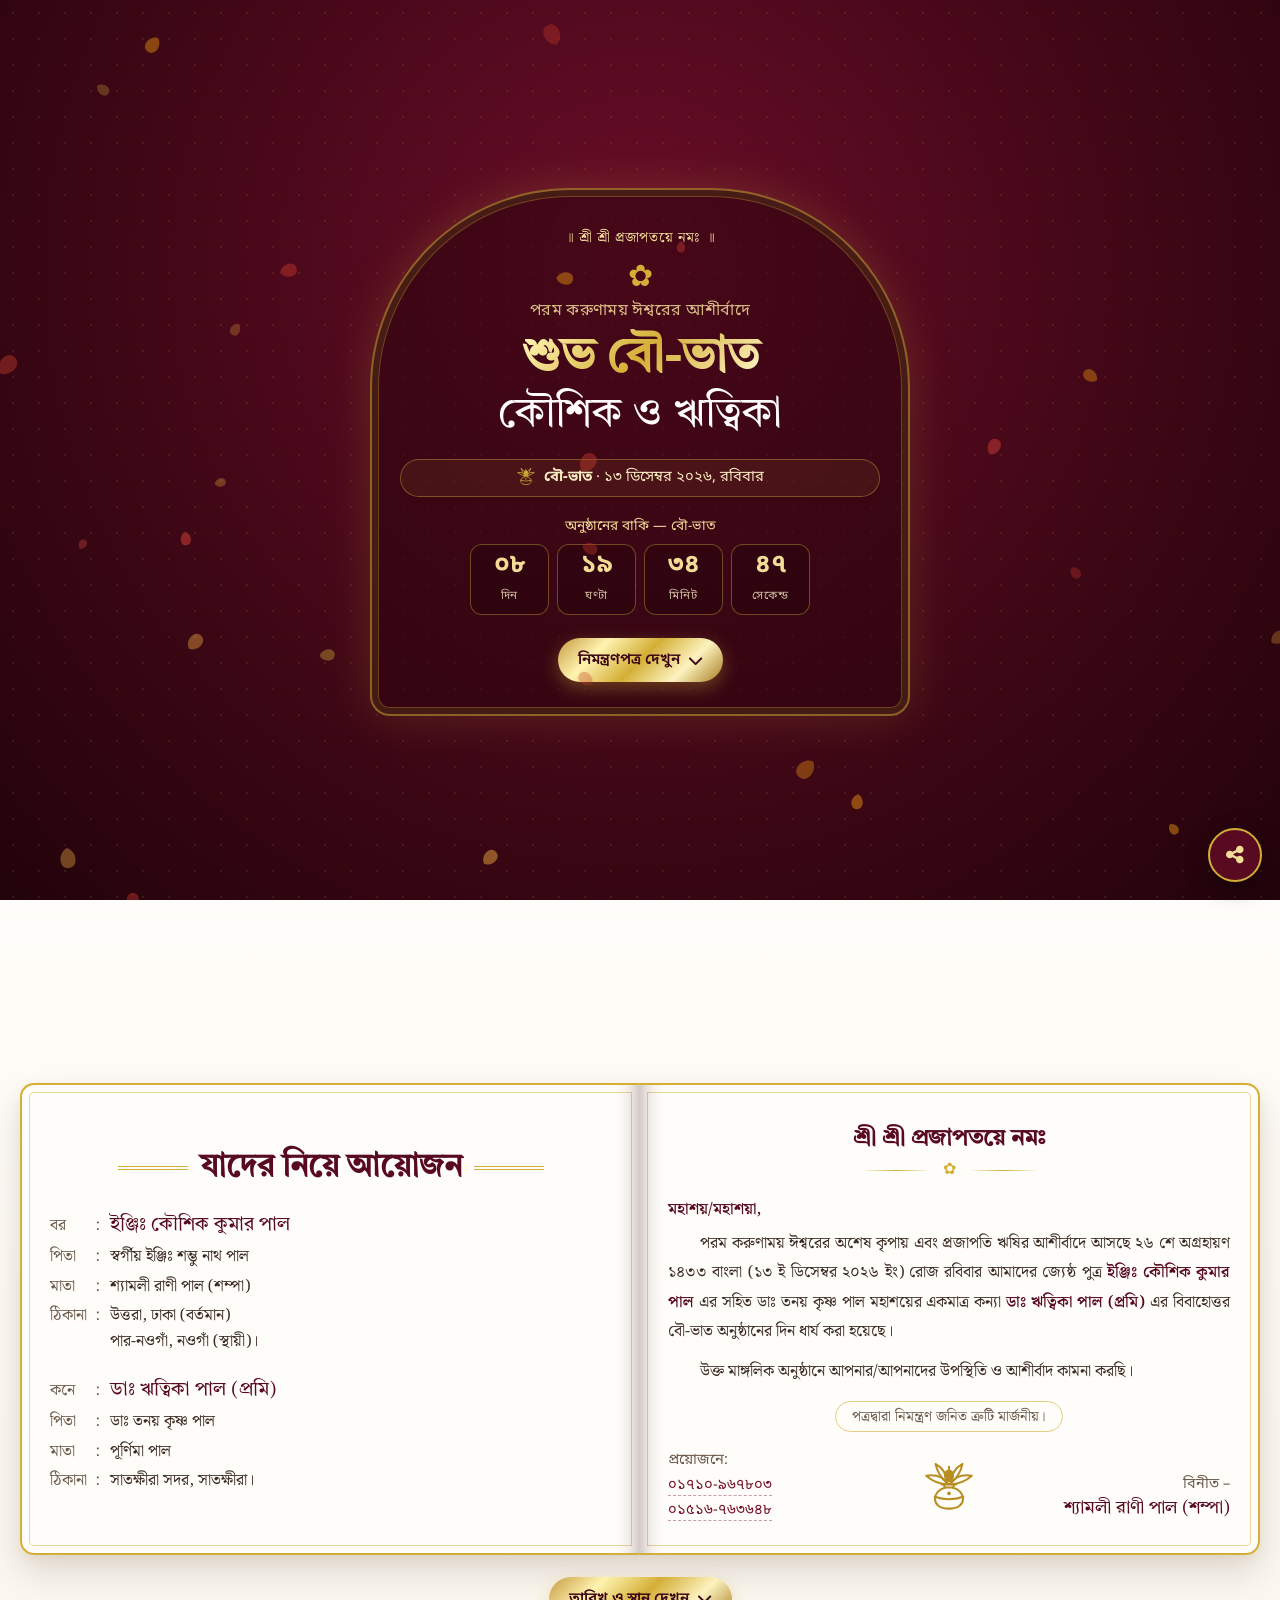
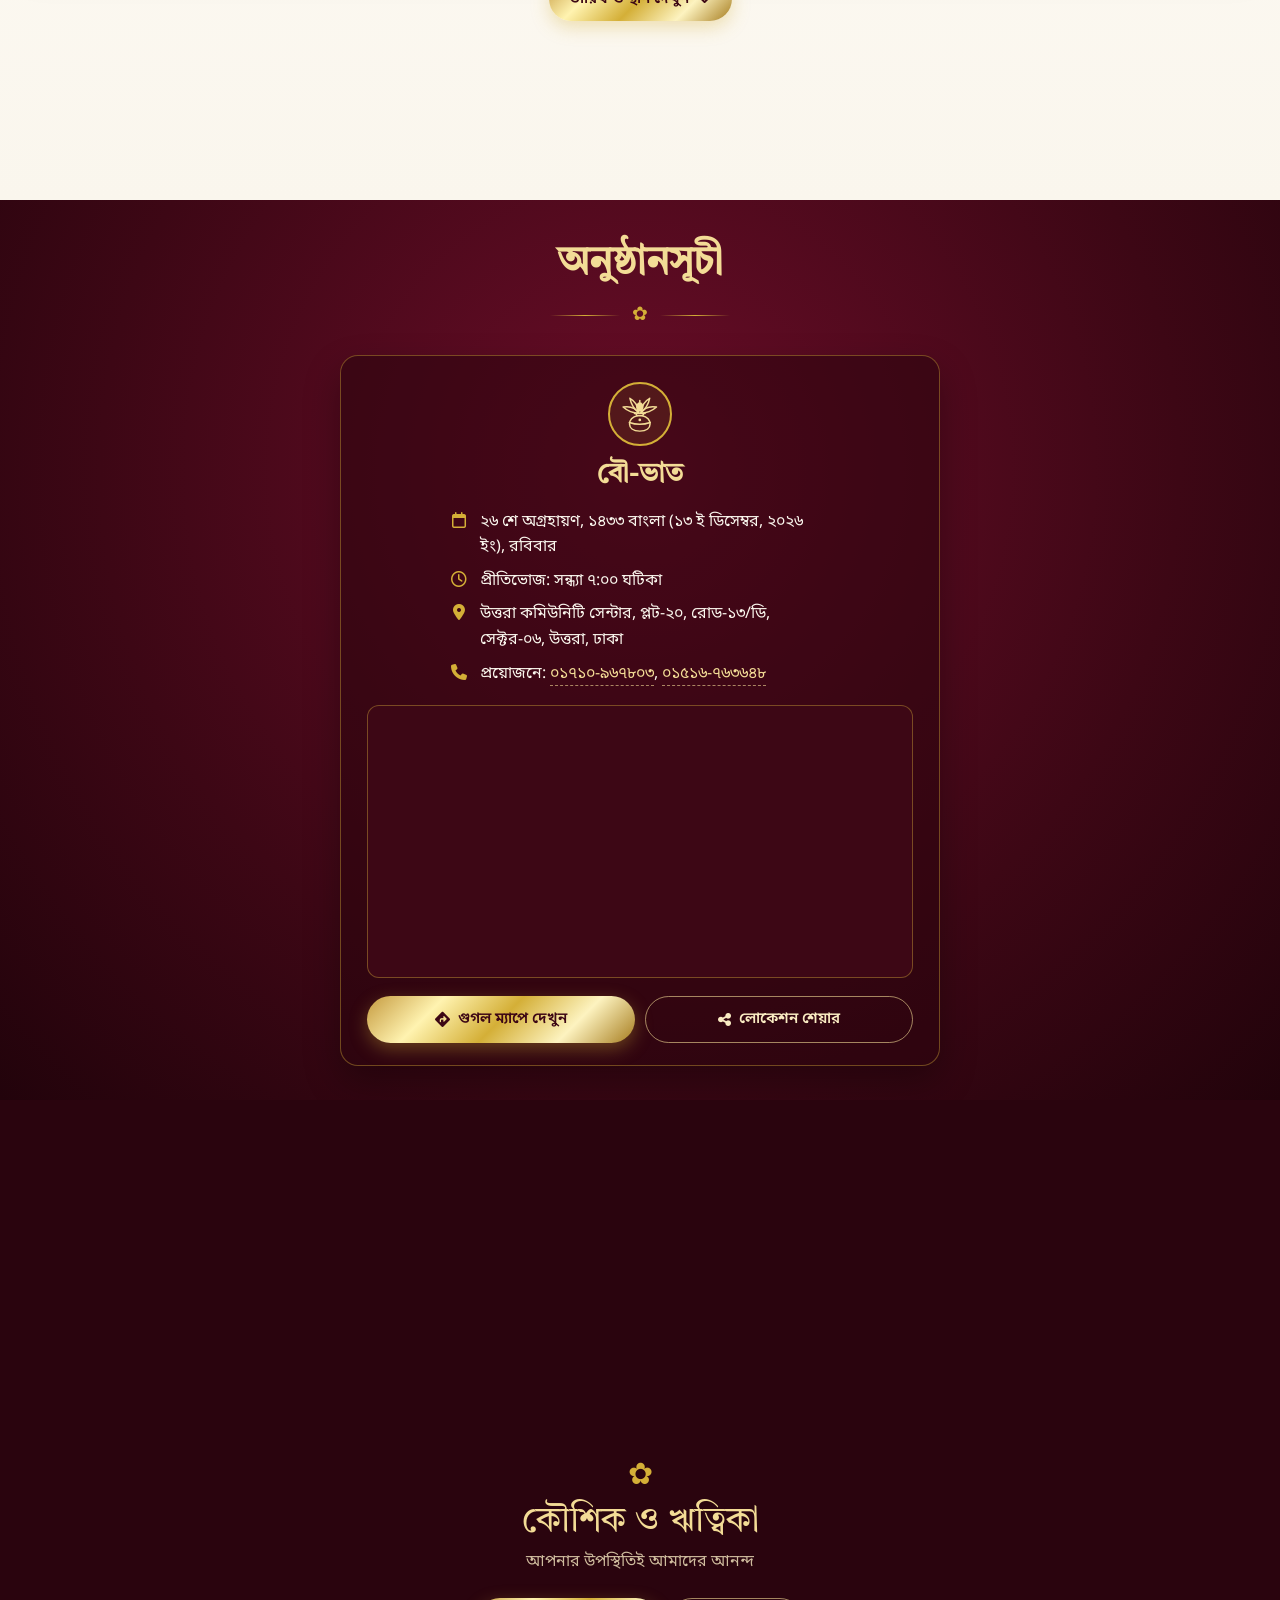
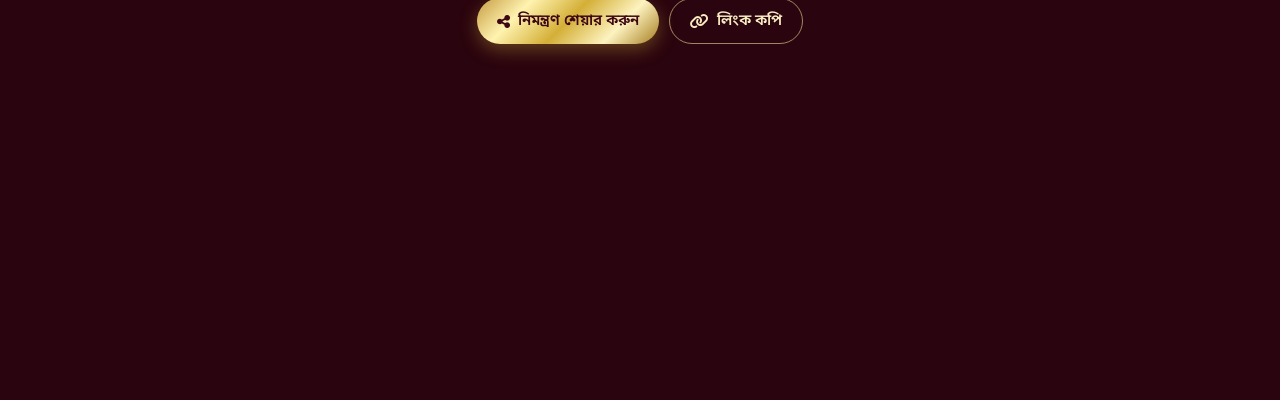
<file: reception/index.html>
<!DOCTYPE html>
<html lang="bn">
<head>
  <meta charset="UTF-8">
  <meta name="viewport" content="width=device-width, initial-scale=1.0">
  <title>কৌশিক ও ঋত্বিকা | শুভ বৌ-ভাত</title>
  <meta name="description" content="বৌ-ভাত: ২৬ শে অগ্রহায়ণ ১৪৩৩ (১৩ ডিসেম্বর ২০২৬), রবিবার · প্রীতিভোজ সন্ধ্যা ৭:০০ · উত্তরা কমিউনিটি সেন্টার, সেক্টর-০৬, উত্তরা, ঢাকা">
  <meta name="robots" content="noindex, nofollow">
  <meta name="theme-color" content="#3D0715">
  <meta property="og:title" content="কৌশিক ও ঋত্বিকা | শুভ বৌ-ভাত">
  <meta property="og:description" content="বৌ-ভাত: ২৬ শে অগ্রহায়ণ ১৪৩৩ (১৩ ডিসেম্বর ২০২৬), রবিবার · প্রীতিভোজ সন্ধ্যা ৭:০০ · উত্তরা কমিউনিটি সেন্টার, সেক্টর-০৬, উত্তরা, ঢাকা">
  <meta property="og:type" content="website">
  <meta property="og:url" content="https://kawshik-ritika.github.io/reception/">
  <meta property="og:site_name" content="কৌশিক ও ঋত্বিকা">
  <meta property="og:locale" content="bn_BD">
  <meta property="og:image" content="https://kawshik-ritika.github.io/assets/og-reception.jpg">
  <meta property="og:image:type" content="image/jpeg">
  <meta property="og:image:width" content="1200">
  <meta property="og:image:height" content="630">
  <meta property="og:image:alt" content="শুভ বৌ-ভাত — কৌশিক ও ঋত্বিকা, ১৩ ডিসেম্বর ২০২৬">
  <meta name="twitter:card" content="summary_large_image">

  <link rel="preconnect" href="https://fonts.googleapis.com">
  <link rel="preconnect" href="https://fonts.gstatic.com" crossorigin>
  <link href="https://fonts.googleapis.com/css2?family=Tiro+Bangla&family=Noto+Sans+Bengali:wght@400;600&family=Noto+Serif+Bengali:wght@400;600&display=swap" rel="stylesheet">
  <link rel="stylesheet" href="https://cdnjs.cloudflare.com/ajax/libs/font-awesome/6.5.1/css/all.min.css" integrity="sha512-DTOQO9RWCH3ppGqcWaEA1BIZOC6xxalwEsw9c2QQeAIftl+Vegovlnee1c9QX4TctnWMn13TZye+giMm8e2LwA==" crossorigin="anonymous" referrerpolicy="no-referrer">
  <link rel="stylesheet" href="../css/style.css">
</head>
<body data-card="reception" data-root="../">
  <canvas id="petals"></canvas>
  <div id="app"></div>
  <script src="../js/config.js"></script>
  <script src="../js/app.js"></script>
</body>
</html>
</file>
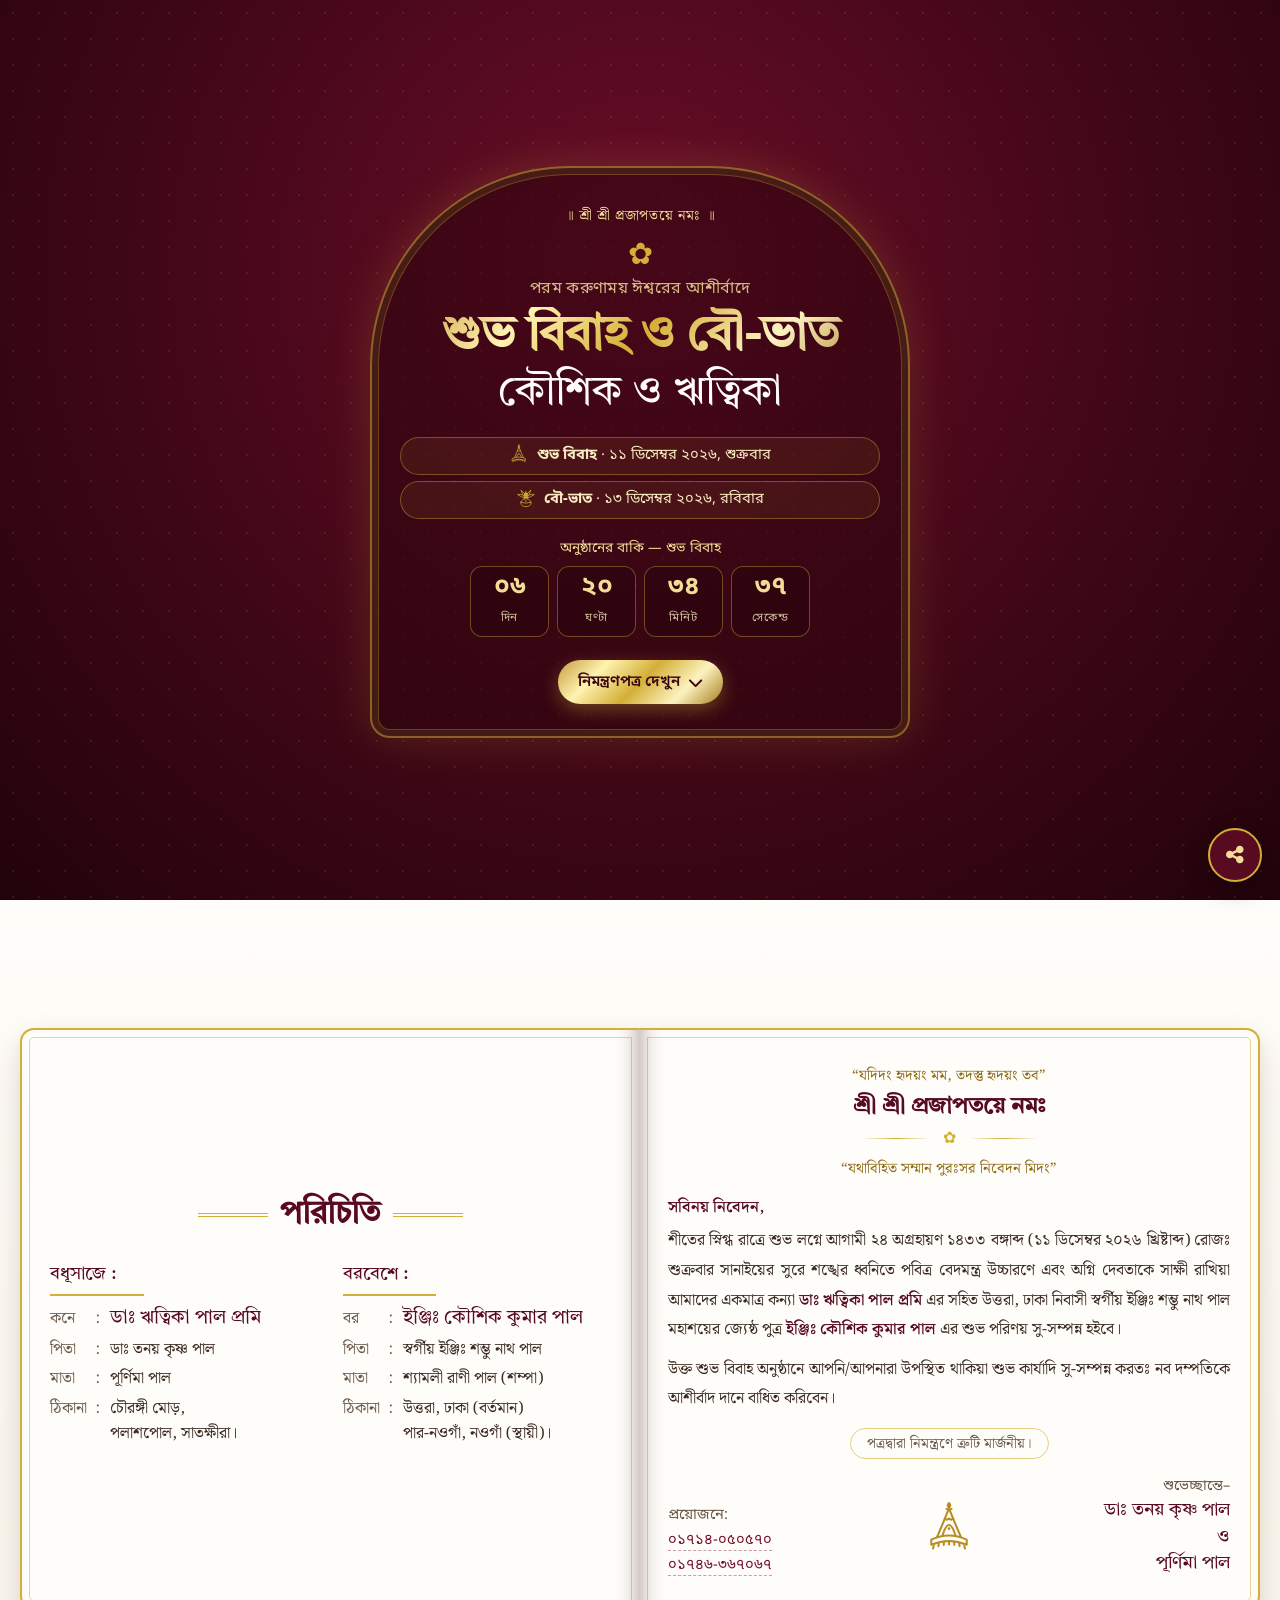
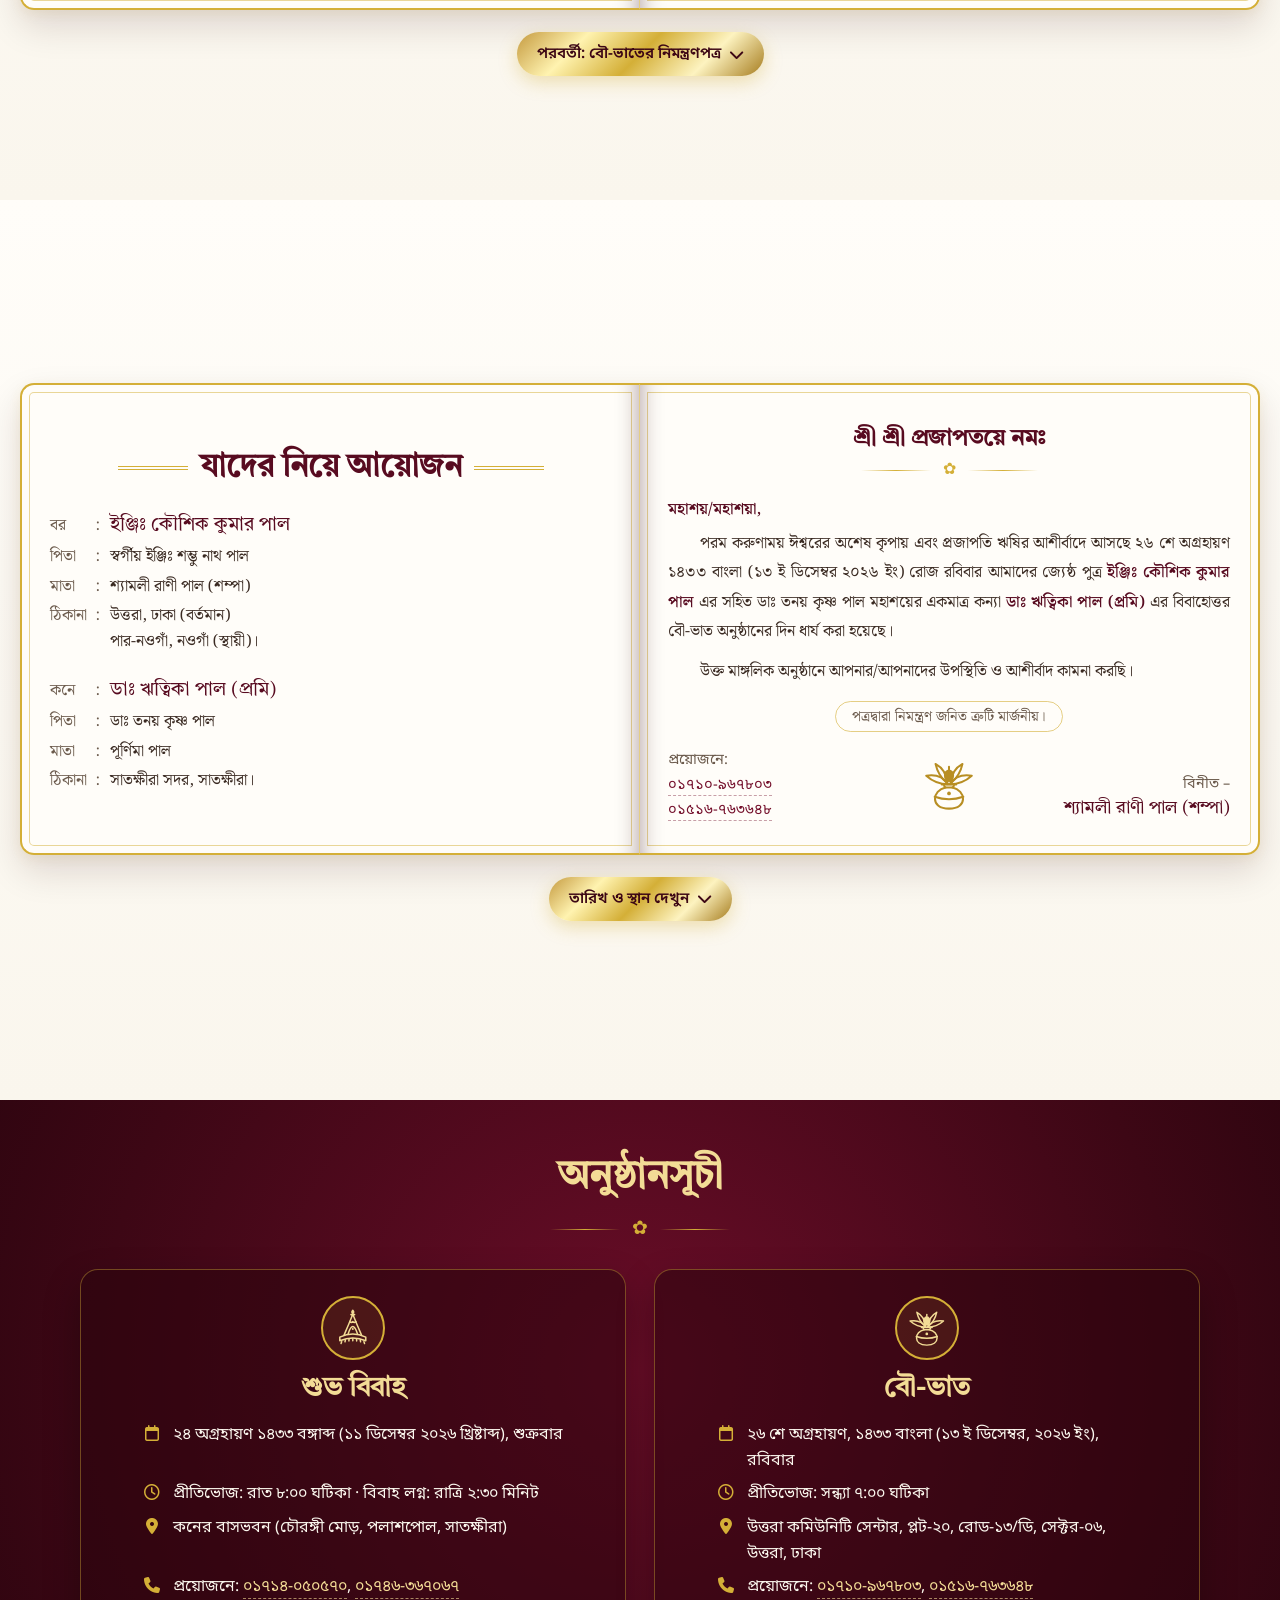
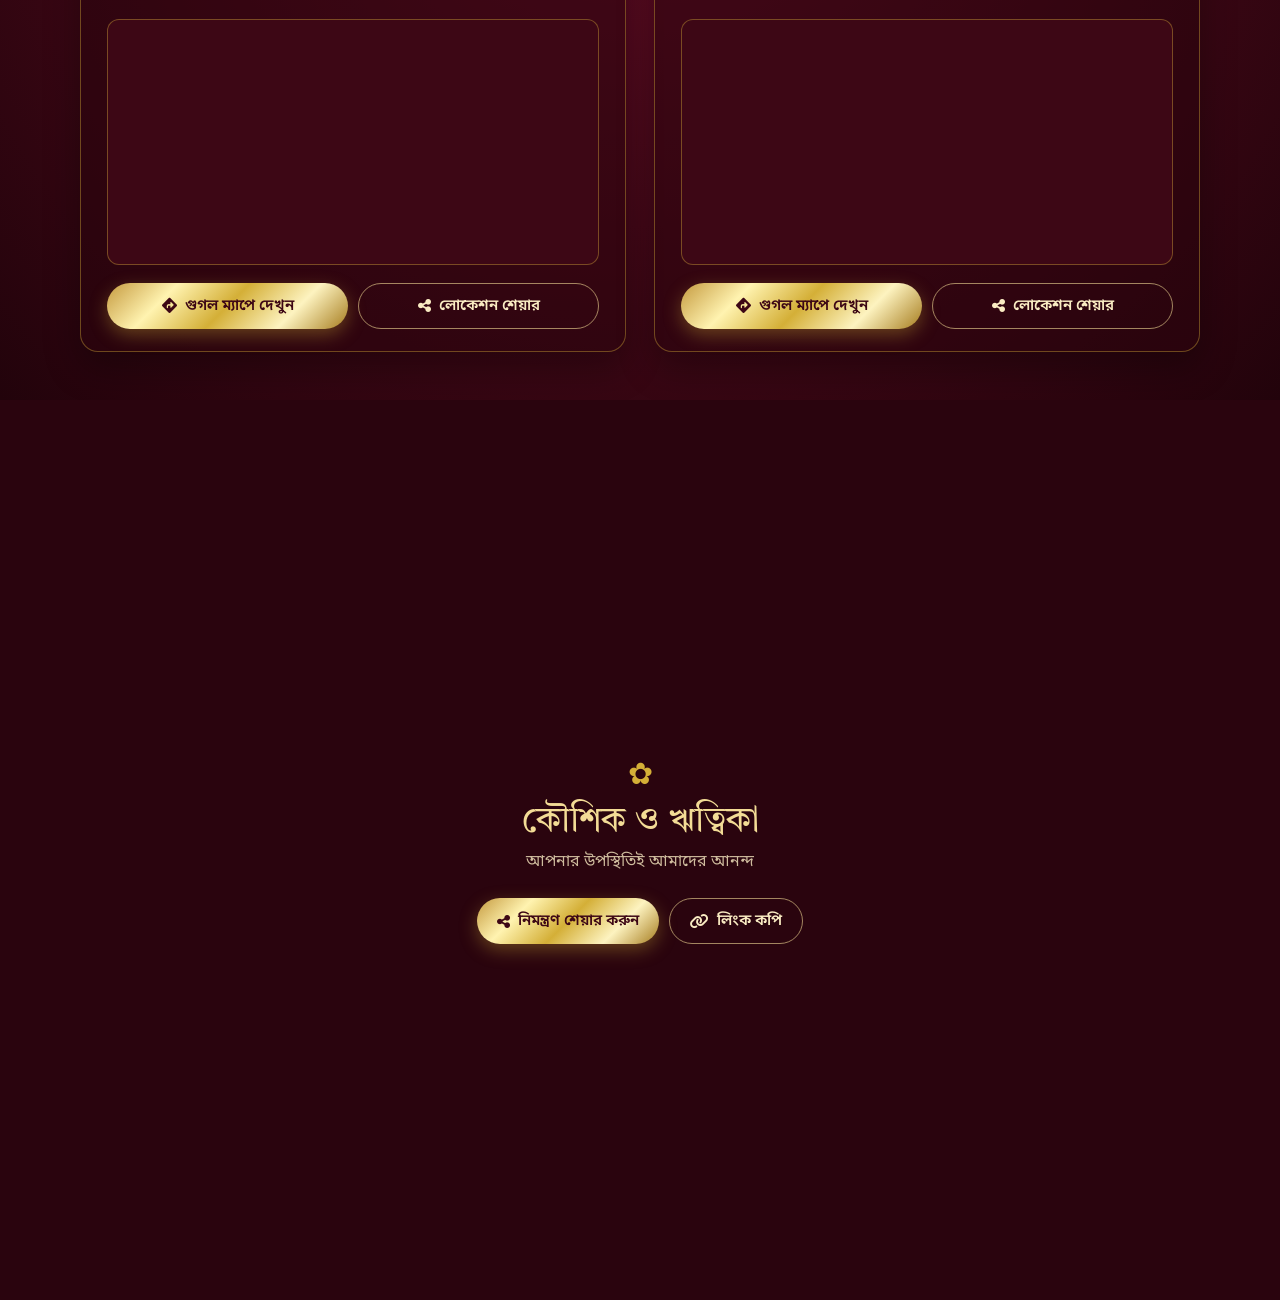
<file: wedding-reception/index.html>
<!DOCTYPE html>
<html lang="bn">
<head>
  <meta charset="UTF-8">
  <meta name="viewport" content="width=device-width, initial-scale=1.0">
  <title>কৌশিক ও ঋত্বিকা | শুভ বিবাহ ও বৌ-ভাত</title>
  <meta name="description" content="শুভ বিবাহ: ২৪ অগ্রহায়ণ ১৪৩৩ (১১ ডিসেম্বর ২০২৬), পলাশপোল, সাতক্ষীরা · বৌ-ভাত: ২৬ অগ্রহায়ণ ১৪৩৩ (১৩ ডিসেম্বর ২০২৬), উত্তরা কমিউনিটি সেন্টার, ঢাকা">
  <meta name="robots" content="noindex, nofollow">
  <meta name="theme-color" content="#3D0715">
  <meta property="og:title" content="কৌশিক ও ঋত্বিকা | শুভ বিবাহ ও বৌ-ভাত">
  <meta property="og:description" content="শুভ বিবাহ: ২৪ অগ্রহায়ণ ১৪৩৩ (১১ ডিসেম্বর ২০২৬), পলাশপোল, সাতক্ষীরা · বৌ-ভাত: ২৬ অগ্রহায়ণ ১৪৩৩ (১৩ ডিসেম্বর ২০২৬), উত্তরা কমিউনিটি সেন্টার, ঢাকা">
  <meta property="og:type" content="website">
  <meta property="og:url" content="https://kawshik-ritika.github.io/wedding-reception/">
  <meta property="og:site_name" content="কৌশিক ও ঋত্বিকা">
  <meta property="og:locale" content="bn_BD">
  <meta property="og:image" content="https://kawshik-ritika.github.io/assets/og-wedding-reception.jpg">
  <meta property="og:image:type" content="image/jpeg">
  <meta property="og:image:width" content="1200">
  <meta property="og:image:height" content="630">
  <meta property="og:image:alt" content="শুভ বিবাহ ও বৌ-ভাত — কৌশিক ও ঋত্বিকা, ১১ ও ১৩ ডিসেম্বর ২০২৬">
  <meta name="twitter:card" content="summary_large_image">

  <link rel="preconnect" href="https://fonts.googleapis.com">
  <link rel="preconnect" href="https://fonts.gstatic.com" crossorigin>
  <link href="https://fonts.googleapis.com/css2?family=Tiro+Bangla&family=Noto+Sans+Bengali:wght@400;600&family=Noto+Serif+Bengali:wght@400;600&display=swap" rel="stylesheet">
  <link rel="stylesheet" href="https://cdnjs.cloudflare.com/ajax/libs/font-awesome/6.5.1/css/all.min.css" integrity="sha512-DTOQO9RWCH3ppGqcWaEA1BIZOC6xxalwEsw9c2QQeAIftl+Vegovlnee1c9QX4TctnWMn13TZye+giMm8e2LwA==" crossorigin="anonymous" referrerpolicy="no-referrer">
  <link rel="stylesheet" href="../css/style.css">
</head>
<body data-card="wedding-reception" data-root="../">
  <canvas id="petals"></canvas>
  <div id="app"></div>
  <script src="../js/config.js"></script>
  <script src="../js/app.js"></script>
</body>
</html>
</file>
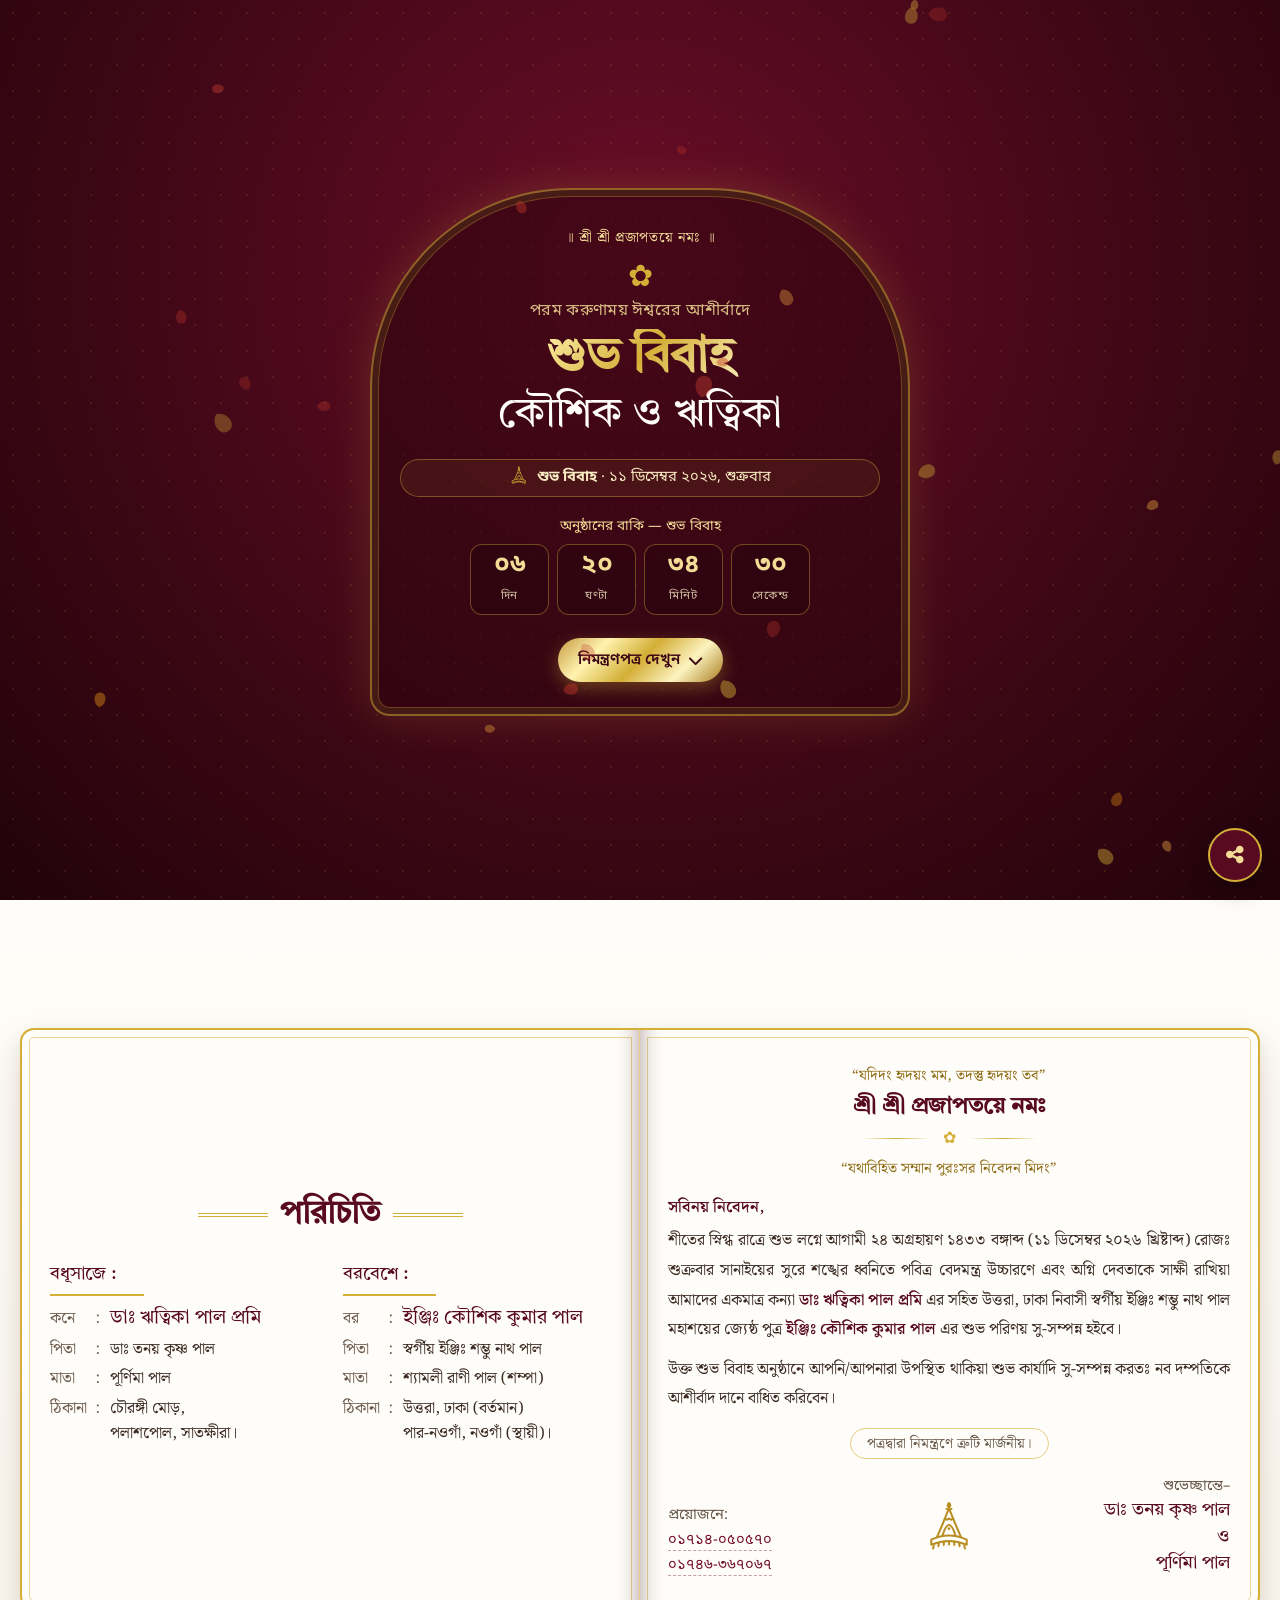
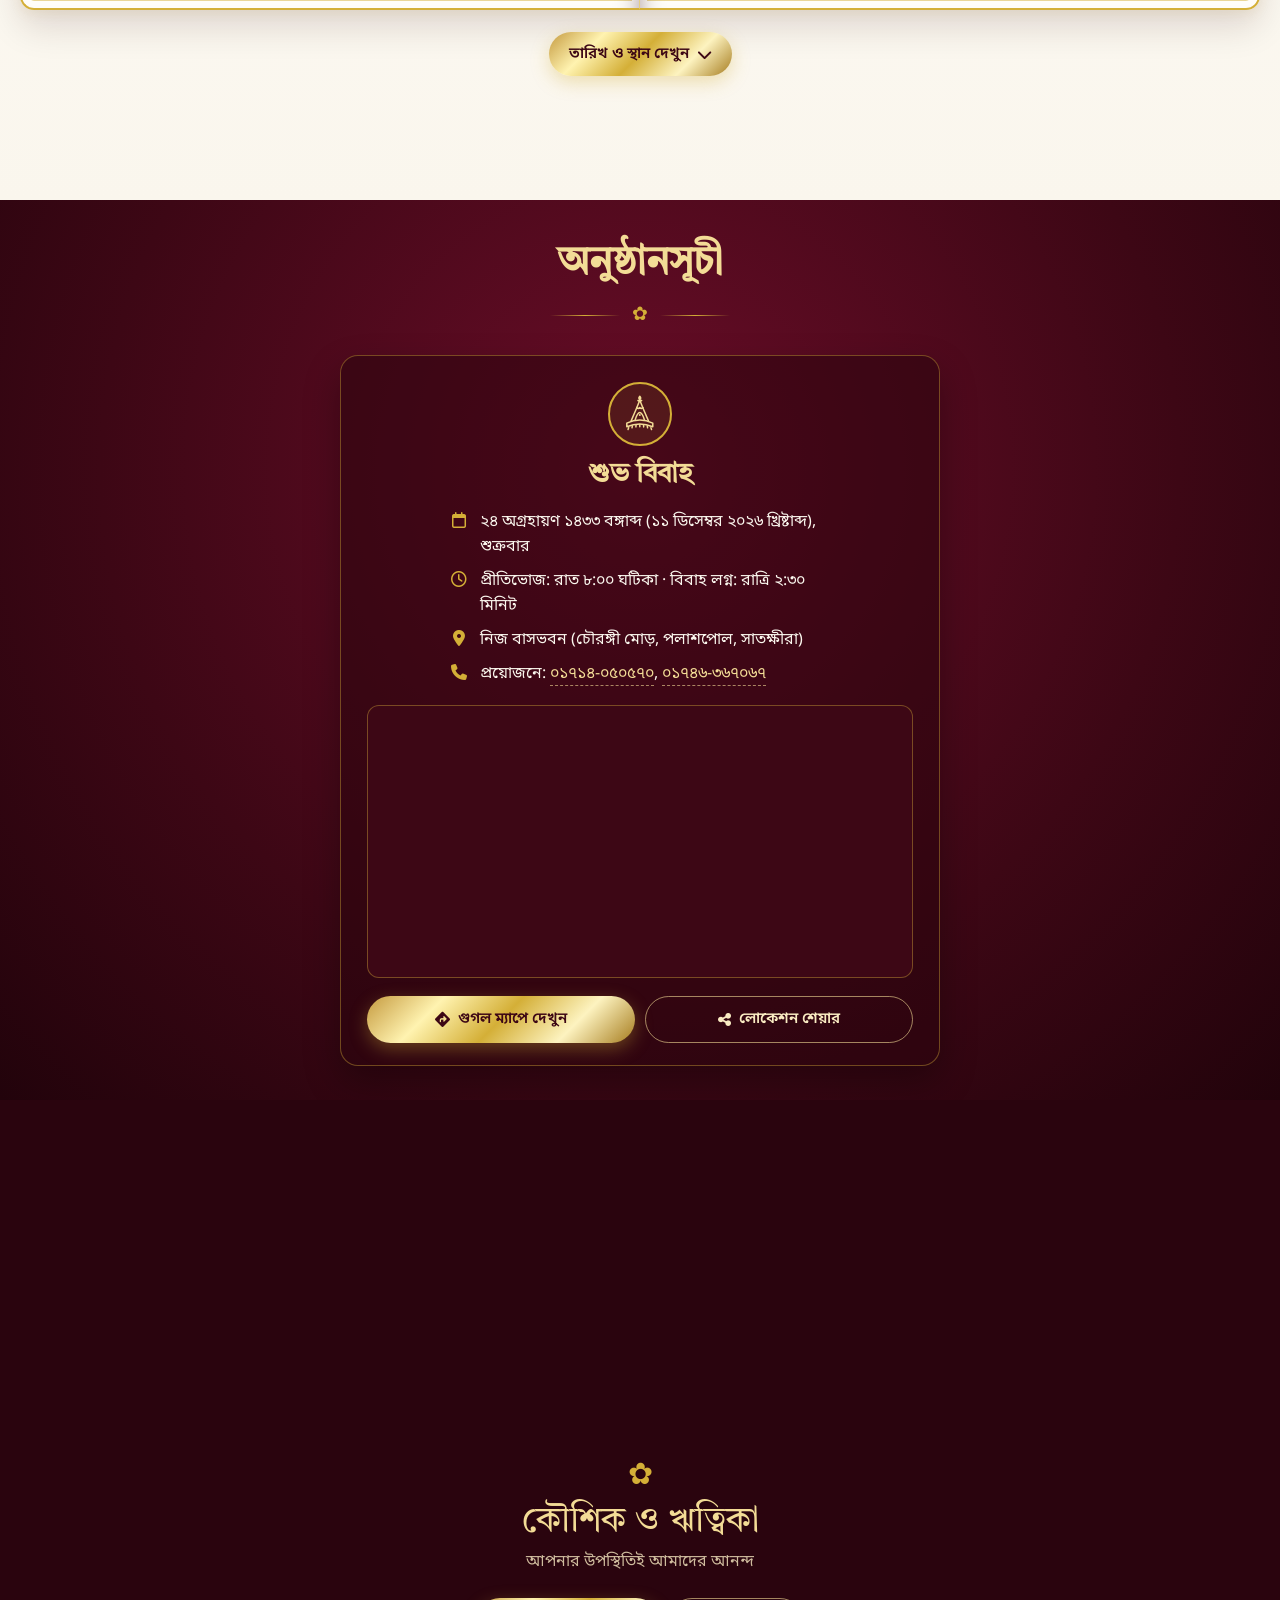
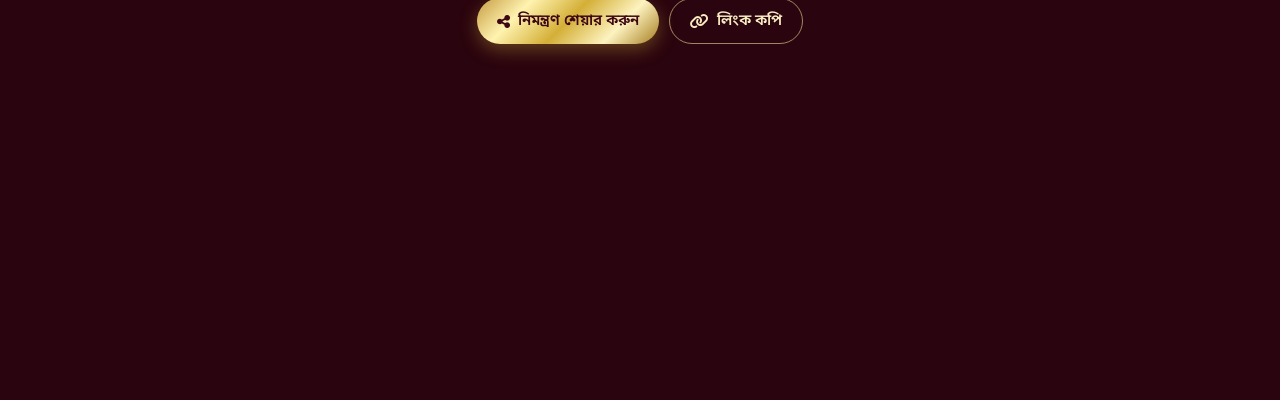
<file: wedding/index.html>
<!DOCTYPE html>
<html lang="bn">
<head>
  <meta charset="UTF-8">
  <meta name="viewport" content="width=device-width, initial-scale=1.0">
  <title>কৌশিক ও ঋত্বিকা | শুভ বিবাহ</title>
  <meta name="description" content="শুভ বিবাহ: ২৪ অগ্রহায়ণ ১৪৩৩ বঙ্গাব্দ (১১ ডিসেম্বর ২০২৬), শুক্রবার · প্রীতিভোজ রাত ৮:০০, বিবাহ লগ্ন রাত্রি ২:৩০ · চৌরঙ্গী মোড়, পলাশপোল, সাতক্ষীরা">
  <meta name="robots" content="noindex, nofollow">
  <meta name="theme-color" content="#3D0715">
  <meta property="og:title" content="কৌশিক ও ঋত্বিকা | শুভ বিবাহ">
  <meta property="og:description" content="শুভ বিবাহ: ২৪ অগ্রহায়ণ ১৪৩৩ বঙ্গাব্দ (১১ ডিসেম্বর ২০২৬), শুক্রবার · প্রীতিভোজ রাত ৮:০০, বিবাহ লগ্ন রাত্রি ২:৩০ · চৌরঙ্গী মোড়, পলাশপোল, সাতক্ষীরা">
  <meta property="og:type" content="website">
  <meta property="og:url" content="https://kawshik-ritika.github.io/wedding/">
  <meta property="og:site_name" content="কৌশিক ও ঋত্বিকা">
  <meta property="og:locale" content="bn_BD">
  <meta property="og:image" content="https://kawshik-ritika.github.io/assets/og-wedding.jpg">
  <meta property="og:image:type" content="image/jpeg">
  <meta property="og:image:width" content="1200">
  <meta property="og:image:height" content="630">
  <meta property="og:image:alt" content="শুভ বিবাহ — কৌশিক ও ঋত্বিকা, ১১ ডিসেম্বর ২০২৬">
  <meta name="twitter:card" content="summary_large_image">

  <link rel="preconnect" href="https://fonts.googleapis.com">
  <link rel="preconnect" href="https://fonts.gstatic.com" crossorigin>
  <link href="https://fonts.googleapis.com/css2?family=Tiro+Bangla&family=Noto+Sans+Bengali:wght@400;600&family=Noto+Serif+Bengali:wght@400;600&display=swap" rel="stylesheet">
  <link rel="stylesheet" href="https://cdnjs.cloudflare.com/ajax/libs/font-awesome/6.5.1/css/all.min.css" integrity="sha512-DTOQO9RWCH3ppGqcWaEA1BIZOC6xxalwEsw9c2QQeAIftl+Vegovlnee1c9QX4TctnWMn13TZye+giMm8e2LwA==" crossorigin="anonymous" referrerpolicy="no-referrer">
  <link rel="stylesheet" href="../css/style.css">
</head>
<body data-card="wedding" data-root="../">
  <canvas id="petals"></canvas>
  <div id="app"></div>
  <script src="../js/config.js"></script>
  <script src="../js/app.js"></script>
</body>
</html>
</file>
<file: css/style.css>
/* ==========================================================================
   WEDDING INVITATION CARD
   Palette: Royal Maroon, Cream/Ivory, Metallic Gold
   ========================================================================== */

:root {
  --maroon-dark: #2A040E;
  --maroon-900: #3D0715;
  --maroon-800: #580B20;
  --maroon-700: #740F2B;

  --gold-200: #F9EBC2;
  --gold-300: #F3DC96;
  --gold-500: #D4AF37;
  --gold-600: #B88E23;
  --gold-700: #8E6B15;

  --cream-50: #FFFDF9;
  --cream-100: #FAF6ED;
  --cream-200: #F3EBD9;

  --ink: #3A2A22;
  --ink-soft: #6B5A4C;

  --grad-gold-foil: linear-gradient(135deg, #C59A3F 0%, #FFF3B0 25%, #D4AF37 50%, #FDF3C0 75%, #A67C1E 100%);
  --grad-maroon-radial: radial-gradient(circle at 50% 30%, #6A0D28 0%, #3D0715 60%, #22030B 100%);
  --border-gold: 1px solid rgba(212, 175, 55, 0.4);
  --shadow-card: 0 16px 36px rgba(42, 4, 14, 0.14), 0 4px 12px rgba(212, 175, 55, 0.1);

  --font-display: 'Tiro Bangla', 'Noto Serif Bengali', serif;
  --font-script: 'Tiro Bangla', 'Noto Serif Bengali', serif;
  --font-body: 'Noto Serif Bengali', serif;
  --font-ui: 'Noto Sans Bengali', sans-serif;
}

*, *::before, *::after { box-sizing: border-box; margin: 0; padding: 0; }

html { scroll-behavior: smooth; background: var(--maroon-dark); }

body {
  font-family: var(--font-body);
  color: var(--ink);
  background: var(--cream-100);
  line-height: 1.6;
  overflow-x: hidden;
  -webkit-font-smoothing: antialiased;
}

button { font: inherit; cursor: pointer; }
a { color: inherit; }
[hidden] { display: none !important; }

#petals {
  position: fixed;
  inset: 0;
  pointer-events: none;
  z-index: 5;
}

.gold-text {
  background: var(--grad-gold-foil);
  -webkit-background-clip: text;
  background-clip: text;
  -webkit-text-fill-color: transparent;
}

/* ---------------------------------------------------------------- buttons */

.btn {
  display: inline-flex;
  align-items: center;
  justify-content: center;
  gap: 8px;
  padding: 12px 22px;
  border-radius: 999px;
  font-family: var(--font-ui);
  font-size: 0.95rem;
  font-weight: 600;
  text-decoration: none;
  border: none;
  transition: transform 0.2s, box-shadow 0.2s, background 0.2s;
}

.btn:hover { transform: translateY(-2px); }

.btn-gold {
  background: var(--grad-gold-foil);
  color: var(--maroon-900);
  box-shadow: 0 6px 18px rgba(212, 175, 55, 0.35);
}

.btn-outline-light {
  background: transparent;
  color: var(--gold-200);
  border: 1px solid rgba(243, 220, 150, 0.6);
}

.btn-outline-light:hover { background: rgba(212, 175, 55, 0.12); }

.fab {
  position: fixed;
  right: 18px;
  bottom: 18px;
  z-index: 20;
  width: 54px;
  height: 54px;
  border-radius: 50%;
  border: 2px solid var(--gold-500);
  background: var(--maroon-800);
  color: var(--gold-300);
  font-size: 1.25rem;
  box-shadow: 0 8px 22px rgba(0, 0, 0, 0.35);
  transition: transform 0.2s;
}

.fab:hover { transform: scale(1.08); }

/* ------------------------------------------------------------------- hero */

.hero {
  min-height: 100vh;
  min-height: 100svh;
  display: flex;
  align-items: center;
  justify-content: center;
  padding: 72px 16px 48px;
  background: var(--grad-maroon-radial);
  position: relative;
}

.hero::before {
  content: "";
  position: absolute;
  inset: 0;
  background-image: radial-gradient(rgba(212, 175, 55, 0.12) 1px, transparent 1px);
  background-size: 26px 26px;
  pointer-events: none;
}

.hero-card {
  position: relative;
  width: 100%;
  max-width: 560px;
  text-align: center;
  padding: 44px 24px 36px;
  border: 2px solid rgba(212, 175, 55, 0.55);
  border-radius: 200px 200px 20px 20px;
  background: rgba(42, 4, 14, 0.55);
  box-shadow: 0 0 45px rgba(212, 175, 55, 0.18), inset 0 0 0 6px rgba(42, 4, 14, 0.6), inset 0 0 0 7px rgba(212, 175, 55, 0.35);
  color: var(--gold-200);
}

.blessing {
  font-family: 'Noto Serif Bengali', serif;
  color: var(--gold-300);
  font-size: 0.95rem;
  letter-spacing: 0.04em;
  margin-bottom: 18px;
}

.avatar {
  width: 150px;
  height: 150px;
  margin: 0 auto 18px;
  border-radius: 50%;
  border: 3px solid var(--gold-500);
  box-shadow: 0 0 0 6px rgba(212, 175, 55, 0.15), 0 0 30px rgba(212, 175, 55, 0.3);
  background: radial-gradient(circle, #7A1230 0%, #3D0715 100%);
  display: flex;
  align-items: center;
  justify-content: center;
  overflow: hidden;
}

.avatar img { width: 100%; height: 100%; object-fit: cover; }

.ornament {
  font-size: 2.4rem;
  line-height: 1;
  color: var(--gold-500);
  margin-bottom: 12px;
}

.hero-sub {
  font-family: var(--font-ui);
  font-size: 0.85rem;
  letter-spacing: 0.12em;
  text-transform: uppercase;
  color: var(--gold-300);
  opacity: 0.85;
}

.hero-sub { letter-spacing: 0.02em; font-size: 1rem; }

.hero-title {
  font-family: var(--font-display);
  font-size: clamp(2.1rem, 7vw, 3.2rem);
  line-height: 1.25;
  margin: 6px 0 4px;
}

.hero-names {
  font-family: var(--font-script);
  font-size: clamp(2rem, 7vw, 2.8rem);
  color: var(--cream-50);
  line-height: 1.3;
}

.hero-dates {
  list-style: none;
  margin: 18px 0 4px;
  display: grid;
  gap: 8px;
  font-family: var(--font-ui);
  font-size: 0.98rem;
}

.hero-dates li {
  padding: 8px 14px;
  border: var(--border-gold);
  border-radius: 999px;
  background: rgba(212, 175, 55, 0.08);
}

.hero-dates .icon { width: 1.35em; height: 1.35em; vertical-align: -0.3em; color: var(--gold-500); margin-right: 4px; }

.countdown { margin: 22px 0 26px; }

.countdown-label {
  font-family: var(--font-ui);
  font-size: 0.85rem;
  color: var(--gold-300);
  margin-bottom: 10px;
}

.countdown-grid {
  display: grid;
  grid-template-columns: repeat(4, 1fr);
  gap: 8px;
  max-width: 380px;
  margin: 0 auto;
}

.countdown-box {
  padding: 10px 4px;
  border-radius: 12px;
  border: var(--border-gold);
  background: rgba(42, 4, 14, 0.6);
}

.countdown-num {
  display: block;
  font-family: var(--font-display);
  font-size: 1.7rem;
  font-weight: 700;
  color: var(--gold-300);
  line-height: 1.2;
}

.countdown-num { font-family: 'Noto Sans Bengali', sans-serif; }

.countdown-unit {
  font-family: var(--font-ui);
  font-size: 0.72rem;
  text-transform: uppercase;
  letter-spacing: 0.08em;
  color: var(--gold-200);
  opacity: 0.8;
}

/* --------------------------------------------------------------- sections */

.section {
  padding: 72px 16px;
  text-align: center;
  position: relative;
}

.section.cream { background: linear-gradient(180deg, var(--cream-50), var(--cream-100)); }
.section.maroon { background: var(--grad-maroon-radial); color: var(--gold-200); }

.section-title {
  font-family: var(--font-display);
  font-size: clamp(1.8rem, 5vw, 2.5rem);
  color: var(--maroon-800);
  line-height: 1.3;
}

.section.maroon .section-title { color: var(--gold-300); }

.divider {
  display: flex;
  align-items: center;
  justify-content: center;
  gap: 12px;
  margin: 10px auto 36px;
  color: var(--gold-500);
  font-size: 1.2rem;
}

.divider span {
  width: 70px;
  height: 1px;
  background: linear-gradient(90deg, transparent, var(--gold-500), transparent);
}

/* ----------------------------------------------------------------- events */

.events {
  display: grid;
  gap: 24px;
  max-width: 520px;
  margin: 0 auto;
}

.events.two { max-width: 1040px; }

@media (min-width: 860px) {
  .events.two { grid-template-columns: 1fr 1fr; }
}

.event {
  padding: 32px 22px 24px;
  border-radius: 18px;
  border: var(--border-gold);
  background: rgba(42, 4, 14, 0.55);
  box-shadow: 0 16px 36px rgba(0, 0, 0, 0.3);
  display: flex;
  flex-direction: column;
}

.event-icon {
  width: 70px;
  height: 70px;
  margin: 0 auto 12px;
  border-radius: 50%;
  border: 2px solid var(--gold-500);
  display: flex;
  align-items: center;
  justify-content: center;
  font-size: 1.5rem;
  color: var(--gold-300);
  background: rgba(212, 175, 55, 0.1);
}

.event-title {
  font-family: var(--font-display);
  font-size: 1.7rem;
  color: var(--gold-300);
  margin-bottom: 14px;
}

.event-info {
  list-style: none;
  display: grid;
  gap: 8px;
  text-align: left;
  max-width: 380px;
  margin: 0 auto 20px;
  font-family: var(--font-ui);
  font-size: 1rem;
  color: var(--cream-100);
}

.event-info li { display: flex; gap: 12px; align-items: baseline; }
.event-info i { width: 18px; color: var(--gold-500); text-align: center; flex-shrink: 0; }

.map {
  border-radius: 12px;
  overflow: hidden;
  border: var(--border-gold);
  aspect-ratio: 16 / 10;
  background: var(--maroon-900);
  margin-top: auto;
}

.map iframe { width: 100%; height: 100%; border: 0; display: block; }

.event-actions {
  display: flex;
  flex-wrap: wrap;
  gap: 10px;
  justify-content: center;
  margin-top: 18px;
}

.event-actions .btn { flex: 1 1 180px; }

/* ----------------------------------------------------------------- footer */

.footer {
  padding: 56px 16px 96px;
  text-align: center;
  background: var(--maroon-dark);
  color: var(--gold-200);
  border-top: var(--border-gold);
}

.footer-names {
  font-family: var(--font-script);
  font-size: 2.2rem;
  color: var(--gold-300);
}

.footer-note {
  font-family: var(--font-ui);
  opacity: 0.8;
  margin-bottom: 22px;
}

.footer-actions {
  display: flex;
  flex-wrap: wrap;
  gap: 10px;
  justify-content: center;
}

/* ------------------------------------------------------------ share sheet */

.sheet {
  position: fixed;
  inset: 0;
  z-index: 30;
  background: rgba(20, 2, 7, 0.6);
  display: flex;
  align-items: flex-end;
  justify-content: center;
  padding: 16px;
}

.sheet-card {
  width: 100%;
  max-width: 420px;
  background: var(--cream-50);
  border-radius: 18px;
  padding: 22px 18px;
  border: 2px solid var(--gold-500);
  animation: sheet-up 0.25s ease-out;
}

@keyframes sheet-up { from { transform: translateY(30px); opacity: 0; } }

.sheet-title {
  font-family: var(--font-display);
  font-size: 1.4rem;
  color: var(--maroon-800);
  text-align: center;
  margin-bottom: 14px;
}

.sheet-options {
  display: grid;
  grid-template-columns: repeat(4, 1fr);
  gap: 8px;
}

.sheet-options a, .sheet-options button {
  display: flex;
  flex-direction: column;
  align-items: center;
  gap: 6px;
  padding: 10px 4px;
  border-radius: 12px;
  border: none;
  background: var(--cream-200);
  color: var(--maroon-800);
  font-family: var(--font-ui);
  font-size: 0.78rem;
  text-decoration: none;
}

.sheet-options i { font-size: 1.5rem; }
.sheet-options .fa-whatsapp { color: #1E9E52; }
.sheet-options .fa-facebook-messenger, .sheet-options .fa-facebook { color: #1877F2; }

/* ------------------------------------------------------------------ toast */

.toast {
  position: fixed;
  left: 50%;
  bottom: 86px;
  transform: translate(-50%, 20px);
  z-index: 40;
  padding: 10px 20px;
  border-radius: 999px;
  background: var(--maroon-900);
  color: var(--gold-200);
  border: var(--border-gold);
  font-family: var(--font-ui);
  opacity: 0;
  pointer-events: none;
  transition: opacity 0.25s, transform 0.25s;
}

.toast.show { opacity: 1; transform: translate(-50%, 0); }

@media (max-width: 420px) {
  .hero-card { padding: 36px 16px 28px; border-radius: 160px 160px 18px 18px; }
  .avatar { width: 124px; height: 124px; }
  .panel { padding: 28px 18px 24px; }
  .countdown-num { font-size: 1.4rem; }
}

/* ---------------------------------------------------------------- desktop */

@media (min-width: 900px) {
  .section { padding: 64px 32px; }
  .divider { margin-bottom: 30px; }

  .events { max-width: 600px; }
  .events.two { max-width: 1120px; gap: 28px; }
  .event { padding: 26px 26px 22px; }
  .event-icon { width: 64px; height: 64px; margin-bottom: 8px; }
  .event-title { margin-bottom: 12px; }
  .event-info { margin-bottom: 18px; }
  .map { aspect-ratio: 16 / 8; }
}

/* Laptop screens: keep the whole opening card inside one screen */
@media (min-width: 600px) and (max-height: 900px) {
  .hero { padding: 24px 16px; }
  .hero-card { max-width: 540px; padding: clamp(22px, 4vh, 40px) 28px clamp(20px, 3.5vh, 32px); }
  .blessing { margin-bottom: 1.4vh; font-size: 0.9rem; }
  .ornament { font-size: 1.9rem; margin-bottom: 0.8vh; }
  .avatar { width: clamp(90px, 15vh, 140px); height: clamp(90px, 15vh, 140px); margin-bottom: 1.4vh; }
  .hero-title { font-size: clamp(1.9rem, 6.2vh, 3rem); margin: 0.4vh 0 0; }
  .hero-names { font-size: clamp(1.7rem, 5.4vh, 2.6rem); }
  .hero-dates { margin: 1.8vh 0 0; gap: 6px; font-size: 0.92rem; }
  .hero-dates li { padding: 6px 14px; }
  .countdown { margin: 2.2vh 0 2.6vh; }
  .countdown-label { margin-bottom: 6px; }
  .countdown-grid { max-width: 340px; }
  .countdown-box { padding: 6px 4px; }
  .countdown-num { font-size: clamp(1.25rem, 3.6vh, 1.6rem); }
  .btn { padding: 10px 20px; }
}

/* Petals are lighter on big screens so they never cover the text */
@media (min-width: 900px) {
  #petals { opacity: 0.6; }
}

/* ------------------------------------------------ one section per screen */

html { scroll-snap-type: y mandatory; }

.screen {
  height: 100vh;
  height: 100svh;
  min-height: 0;
  display: flex;
  align-items: center;
  justify-content: center;
  overflow: hidden;
  scroll-snap-align: start;
  padding: 28px 16px 24px;
}

.screen > .fit {
  width: 100%;
  flex-shrink: 0;
  transform-origin: center center;
}

.hero.screen .fit { display: flex; justify-content: center; }

.screen .divider { margin-bottom: 24px; }

.footer.screen { padding-bottom: 24px; border-top: none; }
.footer .ornament { margin-bottom: 4px; }

.next-btn { margin-top: 22px; }

.event-info .phone { color: var(--gold-300); text-decoration: none; border-bottom: 1px dashed rgba(243, 220, 150, 0.6); white-space: nowrap; }

.event-icon .icon { width: 66%; height: 66%; }

/* Side-by-side event cards line up row by row */
@media (min-width: 860px) {
  .events.two .event { display: grid; grid-row: span var(--rows); grid-template-rows: subgrid; row-gap: 0; }
  .events.two .event-info { display: contents; }
  .events.two .event-info li { width: 100%; max-width: 420px; justify-self: center; margin-bottom: 8px; }
  .events.two .event-info li:last-child { margin-bottom: 18px; }
}

/* ------------------------------------------------- printed card pages */

.panel {
  max-width: 640px;
  margin: 0 auto;
  padding: 34px 28px 30px;
  background: var(--cream-50);
  border: 2px solid var(--gold-500);
  border-radius: 14px;
  box-shadow: var(--shadow-card), inset 0 0 0 7px var(--cream-50), inset 0 0 0 8px rgba(212, 175, 55, 0.5);
  text-align: left;
  color: var(--ink);
}

/* Wide screens: both pages side by side, like the opened card */
.spread {
  display: grid;
  grid-template-columns: 1fr 1fr;
  max-width: 1240px;
  margin: 0 auto;
  border-radius: 14px;
  box-shadow: var(--shadow-card);
}

.spread .panel { max-width: none; margin: 0; }
.spread .panel:first-child {
  border-radius: 14px 0 0 14px;
  border-right: 1px solid rgba(212, 175, 55, 0.6);
  box-shadow: inset -22px 0 24px -24px rgba(42, 4, 14, 0.45), inset 0 0 0 7px var(--cream-50), inset 0 0 0 8px rgba(212, 175, 55, 0.5);
}
.spread .panel:last-child {
  border-radius: 0 14px 14px 0;
  border-left: none;
  box-shadow: inset 22px 0 24px -24px rgba(42, 4, 14, 0.45), inset 0 0 0 7px var(--cream-50), inset 0 0 0 8px rgba(212, 175, 55, 0.5);
}

/* Left page: যাদের নিয়ে আয়োজন / পরিচিতি */
.people-panel { display: flex; flex-direction: column; justify-content: center; }

.panel-title {
  display: flex;
  align-items: center;
  justify-content: center;
  gap: 12px;
  margin-bottom: 24px;
  font-family: var(--font-display);
  font-size: clamp(1.5rem, 4.5vw, 2rem);
  line-height: 1.3;
  color: var(--maroon-800);
  text-align: center;
}

.panel-title span { flex: 0 1 70px; height: 4px; border-top: 1px solid var(--gold-500); border-bottom: 1px solid var(--gold-500); }

.people { display: grid; gap: 24px; }
.people-panel.columns .people { grid-template-columns: 1fr 1fr; }

.people-heading {
  width: fit-content;
  padding: 0 28px 4px 0;
  margin-bottom: 10px;
  border-bottom: 2px solid var(--gold-500);
  font-family: var(--font-display);
  font-size: 1.15rem;
  color: var(--maroon-800);
}

.rows {
  display: grid;
  grid-template-columns: max-content 1fr;
  column-gap: 10px;
  row-gap: 4px;
  font-size: 1rem;
  line-height: 1.6;
}

.rows dt { display: flex; justify-content: space-between; gap: 8px; color: var(--ink-soft); }
/* A standalone "ঃ" renders with a dotted circle, so the rows use ":" */
.rows dt::after { content: ":"; }
.rows dd { margin: 0; }
.rows dd.name { font-family: var(--font-display); font-size: 1.2rem; line-height: 1.4; color: var(--maroon-800); }

/* Right page: the letter */
.letter-panel .verse { text-align: center; font-size: 0.92rem; line-height: 1.6; color: var(--gold-700); }

.letter-head {
  margin-top: 4px;
  text-align: center;
  font-family: 'Tiro Bangla', 'Noto Serif Bengali', serif;
  font-size: 1.45rem;
  line-height: 1.4;
  color: var(--maroon-800);
}

.panel .divider { margin: 2px auto 6px; font-size: 1rem; }

.salutation { margin: 14px 0 6px; font-weight: 600; color: var(--maroon-800); }

.letter-text { margin: 0 0 10px; font-size: 1rem; line-height: 1.85; text-align: justify; }
.letter-text.indent { text-indent: 2em; }
.letter-panel b { font-weight: 600; color: var(--maroon-800); }

.letter-note {
  display: table;
  margin: 14px auto 0;
  padding: 3px 16px;
  border: 1px solid rgba(212, 175, 55, 0.6);
  border-radius: 999px;
  font-size: 0.9rem;
  color: var(--ink-soft);
  text-align: center;
}

.letter-foot {
  display: grid;
  grid-template-columns: 1fr auto 1fr;
  align-items: end;
  gap: 12px;
  margin-top: 16px;
}

.letter-phones { font-family: var(--font-ui); font-size: 0.92rem; line-height: 1.7; color: var(--ink-soft); }
.letter-phones .phone { color: var(--maroon-700); text-decoration: none; border-bottom: 1px dashed rgba(116, 15, 43, 0.4); white-space: nowrap; }
.letter-icon { width: 54px; height: 54px; align-self: center; color: var(--gold-600); }
.letter-icon .icon { width: 100%; height: 100%; }
.letter-sign { text-align: right; }
.letter-sign .regards { font-family: var(--font-ui); font-size: 0.9rem; color: var(--ink-soft); }
.letter-sign .signature { font-family: var(--font-display); font-size: 1.15rem; line-height: 1.45; color: var(--maroon-800); }

@media (max-width: 599px) {
  .people-panel.columns .people { grid-template-columns: 1fr; }
  /* No room for the middle icon: phone numbers left, signature right */
  .letter-foot { grid-template-columns: auto 1fr; }
  .letter-icon { display: none; }
  .letter-sign .signature { font-size: 1.05rem; }
  .panel-title span { flex-basis: 36px; }
}
</file>
